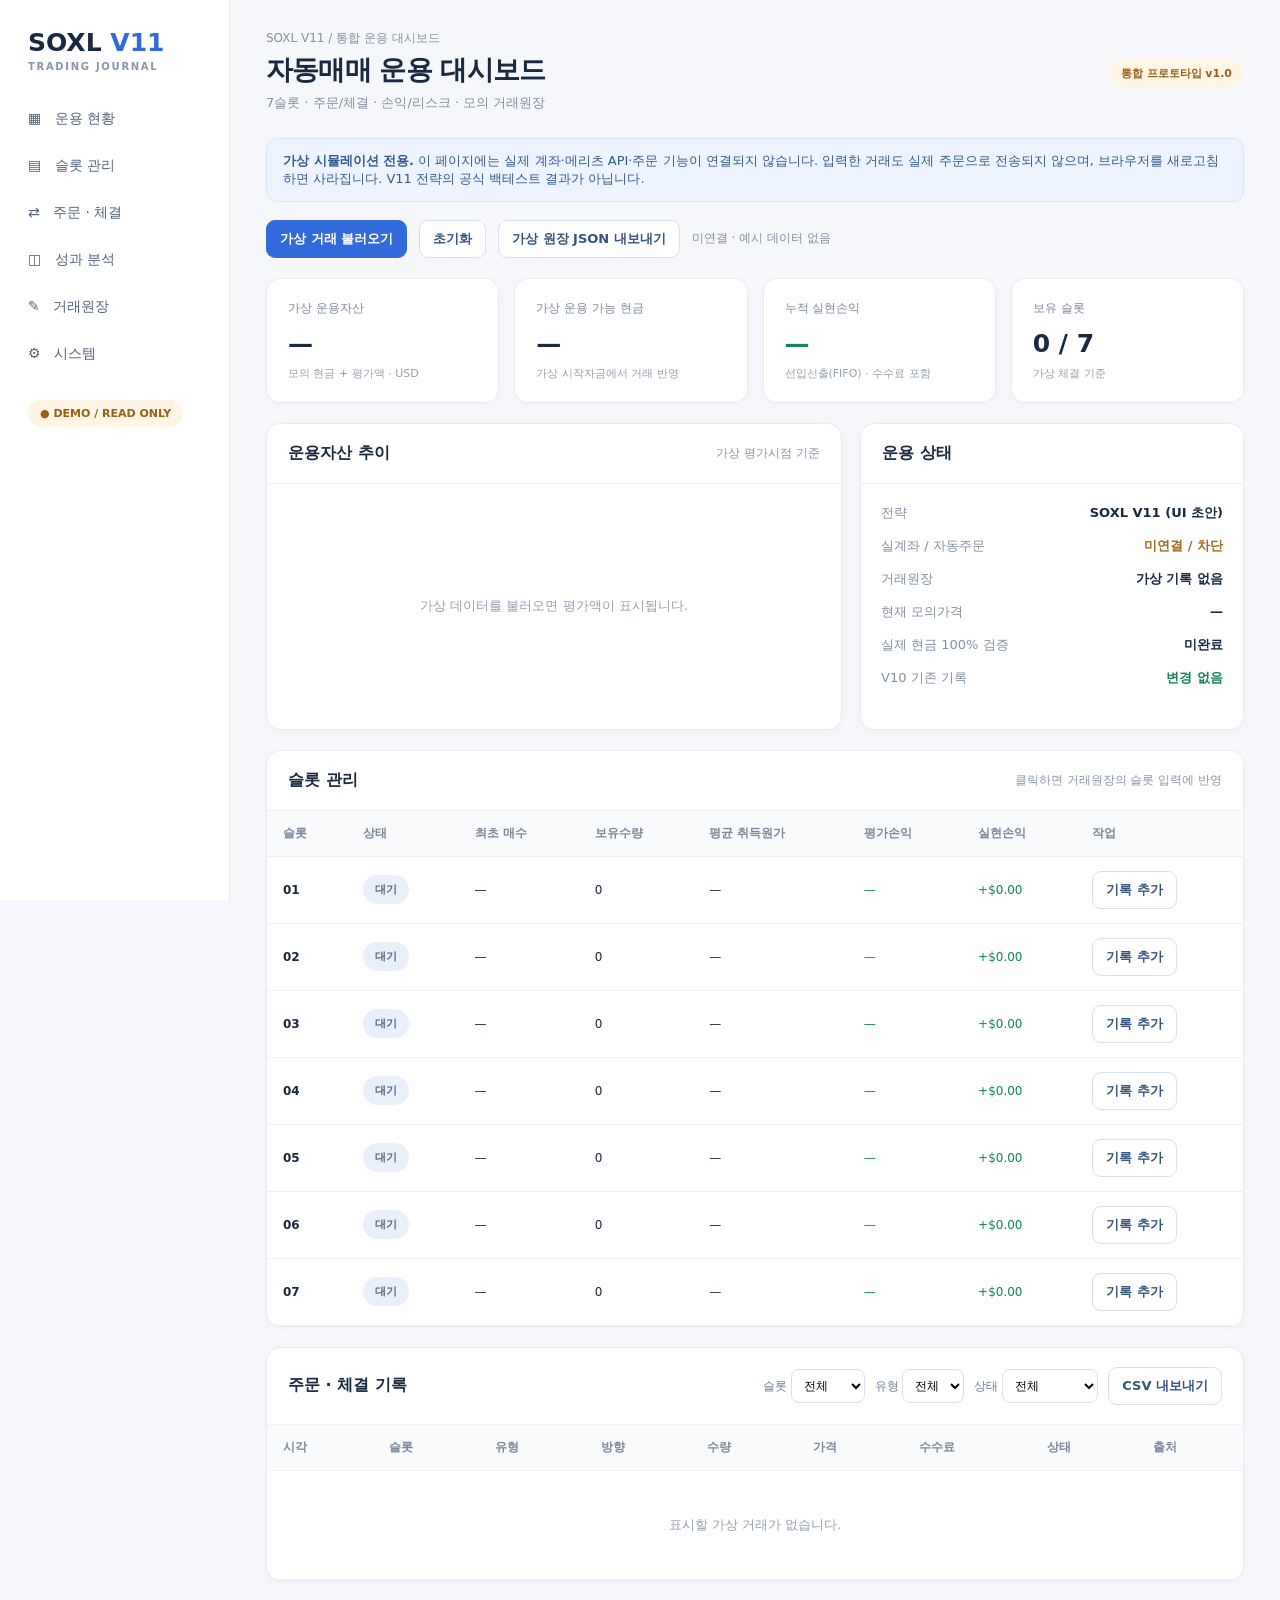
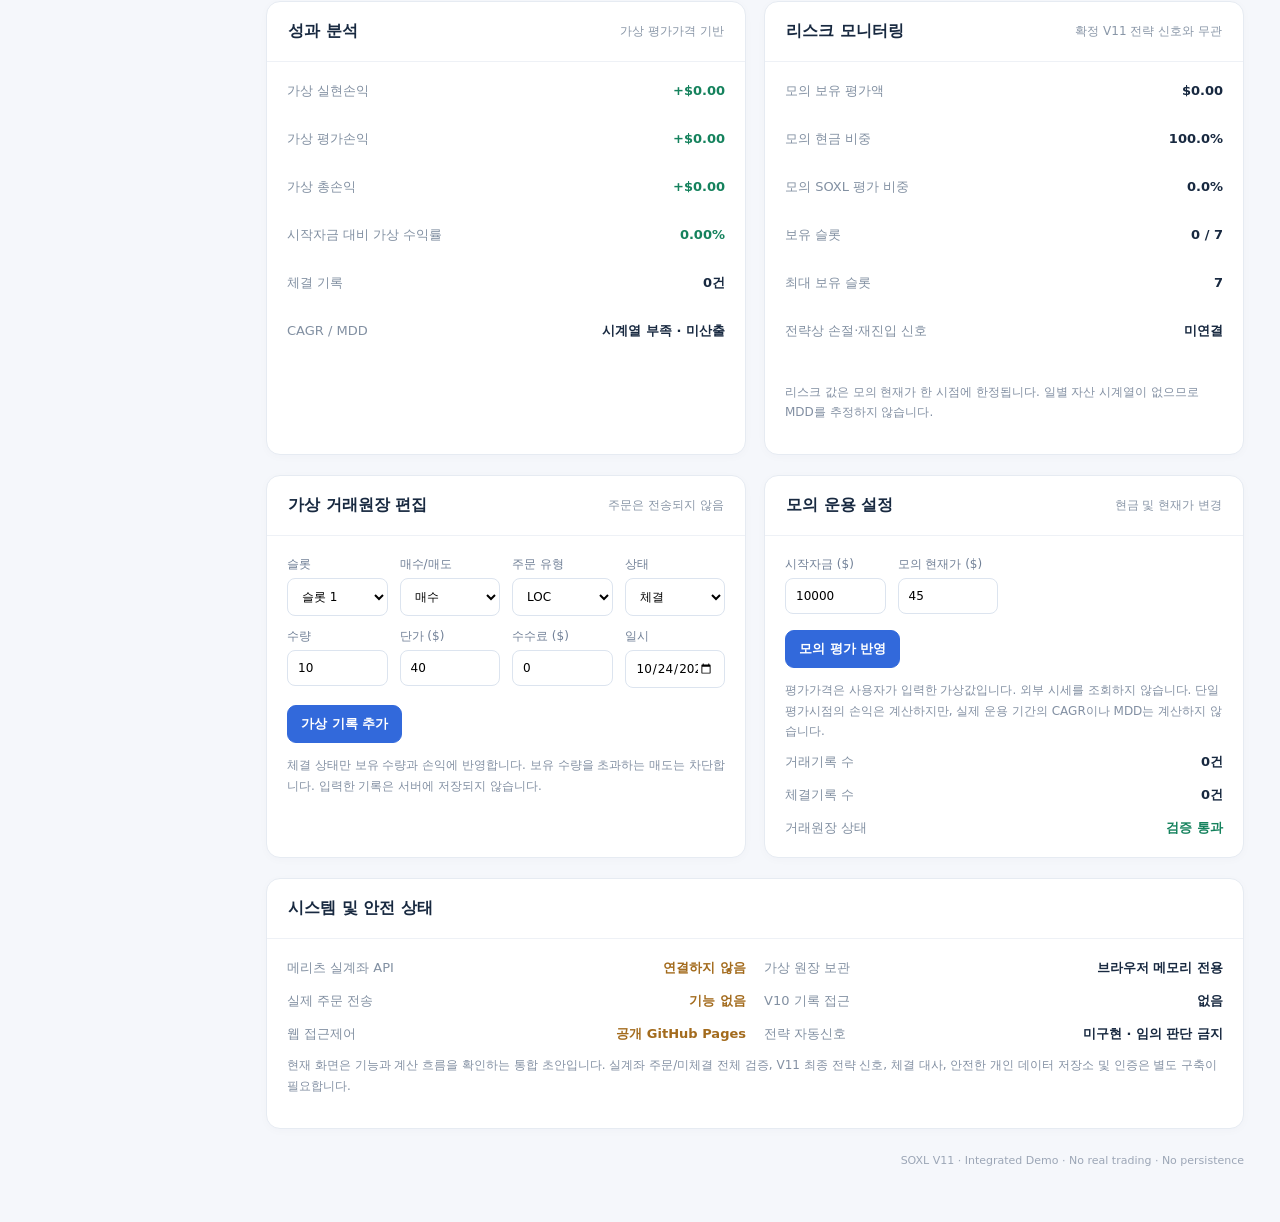
<file: docs/index.html>
<!doctype html>
<html lang="ko"><head><meta charset="utf-8"><meta name="viewport" content="width=device-width,initial-scale=1"><title>SOXL V11 · 운용 대시보드</title>
<style>
:root{font-family:system-ui,-apple-system,"Segoe UI",sans-serif;color:#182940;background:#f5f7fb}*{box-sizing:border-box}body{margin:0}button,input,select{font:inherit}button{cursor:pointer}a{color:inherit;text-decoration:none}.layout{display:flex;min-height:100vh}aside{width:230px;flex-shrink:0;background:#fff;border-right:1px solid #e5eaf3;padding:28px 15px;position:sticky;top:0;height:100vh}.brand{font-size:25px;font-weight:850;padding:0 13px 26px}.brand span{color:#3269db}.subtitle{font-size:10px;color:#8895a7;letter-spacing:1.7px;margin-top:4px}nav a{display:block;border-radius:9px;padding:12px 13px;margin-bottom:5px;color:#53627a;font-size:14px}nav a:hover,nav a:focus{background:#edf3ff;color:#2459bf}.pill{display:inline-block;background:#eaf0fa;border-radius:30px;padding:7px 12px;font-size:11px;font-weight:700;color:#526887}.pill.orange{background:#fff5e4;color:#966018}.pill.green{background:#eaf8f2;color:#16724e}.pill.red{background:#fff0ee;color:#aa4a45}aside .pill{margin:20px 13px}main{width:100%;max-width:1680px;padding:30px 36px}h1{font-size:27px;margin:5px 0;letter-spacing:-.8px}h2{font-size:16px;margin:0}p{line-height:1.5}.muted{color:#8290a2}.top,.heading,.toolbar,.actions,.line{display:flex;align-items:center;justify-content:space-between;gap:12px}.top{margin-bottom:21px}.lead{font-size:13px;margin:4px 0}.notice{background:#edf4ff;border:1px solid #d7e6ff;color:#335a92;border-radius:11px;padding:13px 16px;font-size:13px;margin-bottom:18px}.toolbar{justify-content:flex-start;flex-wrap:wrap;margin-bottom:20px}.btn{background:#fff;border:1px solid #d7e0ed;color:#36557d;border-radius:9px;padding:9px 13px;font-weight:650;font-size:13px}.btn.primary{background:#3269db;border-color:#3269db;color:white}.btn:disabled{opacity:.5;cursor:not-allowed}.btn:hover:not(:disabled){filter:brightness(.97)}.cards{display:grid;grid-template-columns:repeat(4,minmax(0,1fr));gap:15px;margin-bottom:20px}.card{background:white;border:1px solid #e6ebf2;border-radius:14px;box-shadow:0 2px 10px #1b365006}.metric{padding:21px}.label{font-size:12px;color:#7c899c}.value{font-size:25px;font-weight:780;margin:12px 0 8px;font-variant-numeric:tabular-nums}.hint{font-size:11px;color:#94a0ae}.columns{display:grid;grid-template-columns:3fr 2fr;gap:18px;margin-bottom:20px}.heading{padding:19px 21px;border-bottom:1px solid #eef1f6;flex-wrap:wrap}.heading small{font-size:12px;color:#8996a7}.section{margin-bottom:20px;scroll-margin-top:18px}.bodypad{padding:20px}.line{font-size:13px;margin-bottom:15px}.line:last-child{margin-bottom:0}.line b{font-size:13px}.positive{color:#15825d}.negative{color:#c24f52}.warn{color:#a36b1d}.tablewrap{overflow:auto}table{width:100%;border-collapse:collapse;text-align:left;white-space:nowrap}th{background:#f8fafc;color:#7c899c;font-size:12px;font-weight:650}th,td{padding:14px 16px;border-bottom:1px solid #eef1f6}td{font-size:12px}tbody tr:hover{background:#fbfcff}.empty{text-align:center;padding:45px 20px;color:#95a0b0;font-size:13px}.chart{height:245px;padding:20px;display:flex;align-items:center;justify-content:center}.chart svg{width:100%;height:100%}.controls{display:flex;gap:10px;flex-wrap:wrap;align-items:center}.controls label{font-size:12px;color:#718097}.controls input,.controls select{background:white;border:1px solid #d8e0eb;border-radius:8px;padding:8px;max-width:160px;font-size:12px}.grid2{display:grid;grid-template-columns:1fr 1fr;gap:18px}.formgrid{display:grid;grid-template-columns:repeat(4,minmax(0,1fr));gap:12px}.field{display:flex;flex-direction:column;gap:5px;font-size:12px;color:#718097}.field input,.field select{padding:10px;border:1px solid #dce4ef;border-radius:8px;background:white;min-width:0}.field input:focus,.field select:focus{outline:2px solid #c4d6ff}.note{font-size:12px;color:#8390a3;line-height:1.7}.stack{display:grid;gap:15px}.subhead{font-size:14px;font-weight:750;margin:0 0 12px}.foot{text-align:right;color:#9ca6b6;font-size:11px;margin:25px 0}.error{color:#bc4242;font-size:12px}.success{color:#187a57;font-size:12px}.hidden{display:none!important}canvas{max-width:100%}@media(max-width:1100px){.cards{grid-template-columns:repeat(2,1fr)}.columns,.grid2{grid-template-columns:1fr}.formgrid{grid-template-columns:repeat(2,1fr)}main{padding:24px}aside{width:190px}}@media(max-width:680px){.layout{display:block}aside{position:static;width:100%;height:auto;padding:14px}.brand{padding:0 6px 10px;font-size:20px}nav{display:flex;overflow-x:auto}nav a{white-space:nowrap;font-size:12px;padding:9px}aside .pill{display:none}main{padding:18px 12px}.cards{gap:9px}.metric{padding:15px}.value{font-size:20px}.top{align-items:flex-start;flex-direction:column}.formgrid{grid-template-columns:1fr 1fr}h1{font-size:23px}}
</style></head><body><div class="layout"><aside><div class="brand">SOXL <span>V11</span><div class="subtitle">TRADING JOURNAL</div></div><nav aria-label="메뉴"><a href="#overview">▦ &nbsp; 운용 현황</a><a href="#portfolio">▤ &nbsp; 슬롯 관리</a><a href="#orders">⇄ &nbsp; 주문 · 체결</a><a href="#performance">◫ &nbsp; 성과 분석</a><a href="#journal">✎ &nbsp; 거래원장</a><a href="#system">⚙ &nbsp; 시스템</a></nav><span class="pill orange">● DEMO / READ ONLY</span></aside>
<main><header class="top"><div><div class="muted" style="font-size:12px">SOXL V11 / 통합 운용 대시보드</div><h1>자동매매 운용 대시보드</h1><p class="lead muted">7슬롯 · 주문/체결 · 손익/리스크 · 모의 거래원장</p></div><span class="pill orange">통합 프로토타입 v1.0</span></header>
<div class="notice"><b>가상 시뮬레이션 전용.</b> 이 페이지에는 실제 계좌·메리츠 API·주문 기능이 연결되지 않습니다. 입력한 거래도 실제 주문으로 전송되지 않으며, 브라우저를 새로고침하면 사라집니다. V11 전략의 공식 백테스트 결과가 아닙니다.</div>
<div class="toolbar"><button id="sample" class="btn primary">가상 거래 불러오기</button><button id="clear" class="btn">초기화</button><button id="export" class="btn">가상 원장 JSON 내보내기</button><span id="notice" class="note" role="status">미연결 · 예시 데이터 없음</span></div>
<section id="overview" class="section"><div class="cards"><article class="card metric"><div class="label">가상 운용자산</div><div class="value" id="assets">—</div><div class="hint">모의 현금 + 평가액 · USD</div></article><article class="card metric"><div class="label">가상 운용 가능 현금</div><div class="value" id="cash">—</div><div class="hint">가상 시작자금에서 거래 반영</div></article><article class="card metric"><div class="label">누적 실현손익</div><div class="value" id="realized">—</div><div class="hint">선입선출(FIFO) · 수수료 포함</div></article><article class="card metric"><div class="label">보유 슬롯</div><div class="value" id="active">0 / 7</div><div class="hint">가상 체결 기준</div></article></div>
<div class="columns"><article class="card"><div class="heading"><h2>운용자산 추이</h2><small>가상 평가시점 기준</small></div><div class="chart" id="chart"><div class="empty">가상 데이터를 불러오면 표시됩니다.</div></div></article><article class="card"><div class="heading"><h2>운용 상태</h2></div><div class="bodypad"><div class="line"><span class="muted">전략</span><b>SOXL V11 (UI 초안)</b></div><div class="line"><span class="muted">실계좌 / 자동주문</span><b class="warn">미연결 / 차단</b></div><div class="line"><span class="muted">거래원장</span><b id="ledgerState">가상 기록 없음</b></div><div class="line"><span class="muted">현재 모의가격</span><b id="mark">—</b></div><div class="line"><span class="muted">실제 현금 100% 검증</span><b>미완료</b></div><div class="line"><span class="muted">V10 기존 기록</span><b class="positive">변경 없음</b></div></div></article></div></section>
<section id="portfolio" class="card section"><div class="heading"><h2>슬롯 관리</h2><small>클릭하면 거래원장의 슬롯 입력에 반영</small></div><div class="tablewrap"><table><thead><tr><th>슬롯</th><th>상태</th><th>최초 매수</th><th>보유수량</th><th>평균 취득원가</th><th>평가손익</th><th>실현손익</th><th>작업</th></tr></thead><tbody id="slots"></tbody></table></div></section>
<section id="orders" class="card section"><div class="heading"><h2>주문 · 체결 기록</h2><div class="controls"><label>슬롯 <select id="filterSlot"><option value="all">전체</option></select></label><label>유형 <select id="filterSide"><option value="all">전체</option><option value="BUY">매수</option><option value="SELL">매도</option></select></label><label>상태 <select id="filterState"><option value="all">전체</option><option value="FILLED">체결</option><option value="PLANNED">계획</option><option value="SUBMITTED">접수(가상)</option><option value="CANCELLED">취소</option><option value="REJECTED">거부</option></select></label><button class="btn" id="csv">CSV 내보내기</button></div></div><div class="tablewrap"><table><thead><tr><th>시각</th><th>슬롯</th><th>유형</th><th>방향</th><th>수량</th><th>가격</th><th>수수료</th><th>상태</th><th>출처</th></tr></thead><tbody id="ordersBody"></tbody></table></div></section>
<section id="performance" class="section"><div class="grid2"><article class="card"><div class="heading"><h2>성과 분석</h2><small>가상 평가가격 기반</small></div><div class="bodypad stack" id="performanceBody"></div></article><article class="card"><div class="heading"><h2>리스크 모니터링</h2><small>확정 V11 전략 신호와 무관</small></div><div class="bodypad stack" id="riskBody"></div></article></div></section>
<section id="journal" class="section"><div class="grid2"><article class="card"><div class="heading"><h2>가상 거래원장 편집</h2><small>주문은 전송되지 않음</small></div><form id="entry" class="bodypad"><div class="formgrid"><label class="field">슬롯<select name="slot" id="entrySlot" required></select></label><label class="field">매수/매도<select name="side"><option value="BUY">매수</option><option value="SELL">매도</option></select></label><label class="field">주문 유형<select name="type"><option value="LOC">LOC</option><option value="MOC">MOC</option></select></label><label class="field">상태<select name="state"><option value="FILLED">체결</option><option value="PLANNED">계획</option><option value="SUBMITTED">접수(가상)</option><option value="CANCELLED">취소</option><option value="REJECTED">거부</option></select></label><label class="field">수량<input name="qty" type="number" step="1" min="1" value="10" required></label><label class="field">단가 ($)<input name="price" type="number" step=".01" min=".01" value="40" required></label><label class="field">수수료 ($)<input name="fee" type="number" step=".01" min="0" value="0" required></label><label class="field">일시<input name="time" type="datetime-local" required></label></div><div class="actions" style="margin-top:17px"><button type="submit" class="btn primary">가상 기록 추가</button><span class="note" id="entryStatus" role="status"></span></div><p class="note">체결 상태만 보유 수량과 손익에 반영합니다. 보유 수량을 초과하는 매도는 차단합니다. 입력한 기록은 서버에 저장되지 않습니다.</p></form></article>
<article class="card"><div class="heading"><h2>모의 운용 설정</h2><small>현금 및 현재가 변경</small></div><div class="bodypad"><div class="formgrid"><label class="field">시작자금 ($)<input id="initial" type="number" min="1" step=".01" value="10000"></label><label class="field">모의 현재가 ($)<input id="quote" type="number" min=".01" step=".01" value="45"></label></div><div class="actions" style="margin-top:16px"><button id="apply" class="btn primary">모의 평가 반영</button><span id="settingsStatus" class="note"></span></div><p class="note">평가가격은 사용자가 입력한 가상값입니다. 외부 시세를 조회하지 않습니다. 단일 평가시점의 손익은 계산하지만, 실제 운용 기간의 CAGR이나 MDD는 계산하지 않습니다.</p><div class="line"><span class="muted">거래기록 수</span><b id="eventCount">0건</b></div><div class="line"><span class="muted">체결기록 수</span><b id="fillCount">0건</b></div><div class="line"><span class="muted">거래원장 상태</span><b id="integrity">대기</b></div></div></article></div></section>
<section id="system" class="card section"><div class="heading"><h2>시스템 및 안전 상태</h2></div><div class="bodypad"><div class="grid2"><div><div class="line"><span class="muted">메리츠 실계좌 API</span><b class="warn">연결하지 않음</b></div><div class="line"><span class="muted">실제 주문 전송</span><b class="warn">기능 없음</b></div><div class="line"><span class="muted">웹 접근제어</span><b class="warn">공개 GitHub Pages</b></div></div><div><div class="line"><span class="muted">가상 원장 보관</span><b>브라우저 메모리 전용</b></div><div class="line"><span class="muted">V10 기록 접근</span><b>없음</b></div><div class="line"><span class="muted">전략 자동신호</span><b>미구현 · 임의 판단 금지</b></div></div></div><p class="note">현재 화면은 기능과 계산 흐름을 확인하는 통합 초안입니다. 실계좌 주문/미체결 전체 검증, V11 최종 전략 신호, 체결 대사, 안전한 개인 데이터 저장소 및 인증은 별도 구축이 필요합니다.</p></div></section>
<div class="foot">SOXL V11 · Integrated Demo · No real trading · No persistence</div></main></div>
<script>
(()=>{"use strict";
const $=id=>document.getElementById(id),usd=v=>"$"+Number(v).toLocaleString("en-US",{minimumFractionDigits:2,maximumFractionDigits:2}),fmt=v=>Number(v).toLocaleString("en-US",{maximumFractionDigits:4}),signed=v=>(v>=0?"+":"−")+usd(Math.abs(v)),cl=v=>v>=0?"positive":"negative";
let events=[],initial=10000,quote=45,loaded=false;
const sample=[
["2026-10-19T10:00",1,"BUY","LOC",10,20,1],
["2026-10-20T10:00",1,"BUY","LOC",10,30,1],
["2026-10-21T10:00",1,"SELL","MOC",15,40,2],
["2026-10-22T10:00",2,"BUY","LOC",30,42,1],
["2026-10-23T10:00",3,"BUY","LOC",15,44,1],
["2026-10-23T11:00",4,"BUY","LOC",10,43,0,"PLANNED"]
];
function event(time,slot,side,type,qty,price,fee,state="FILLED"){return {id:"demo-"+(events.length+1)+"-"+Math.random().toString(36).slice(2,8),time,slot,side,type,qty,price,fee,state,source:"SIMULATION"}}
function calculate(){
 const slots=Array.from({length:7},(_,i)=>({slot:i+1,lots:[],realized:0,bought:0,sold:0,first:null}));
 let cash=initial,filled=0;
 const sorted=[...events].sort((a,b)=>a.time.localeCompare(b.time));
 for(const e of sorted){
 if(e.state!=="FILLED")continue;
 const s=slots[e.slot-1],q=e.qty,p=e.price,f=e.fee;
 if(!Number.isInteger(q)||q<=0||!Number.isFinite(p)||p<=0||!Number.isFinite(f)||f<0)throw Error("잘못된 체결 기록");
 if(e.side==="BUY"){
 if(cash+1e-7<q*p+f)throw Error("모의 현금 부족: 슬롯 "+e.slot);
 cash-=q*p+f;s.lots.push({qty:q,cost:q*p+f});s.bought+=q;s.first=s.first||e.time;
 }else{
 const held=s.lots.reduce((a,l)=>a+l.qty,0);
 if(held+1e-7<q)throw Error("슬롯 "+e.slot+"의 보유 수량 초과 매도");
 let left=q,basis=0;
 while(left>0){const lot=s.lots[0],take=Math.min(left,lot.qty),part=lot.cost*take/lot.qty;basis+=part;lot.qty-=take;lot.cost-=part;left-=take;if(lot.qty<1e-9)s.lots.shift()}
 s.realized+=q*p-f-basis;s.sold+=q;cash+=q*p-f;
 }filled++;
 }
 let market=0,unrealized=0,realized=0,active=0;
 for(const s of slots){s.qty=s.lots.reduce((a,l)=>a+l.qty,0);s.basis=s.lots.reduce((a,l)=>a+l.cost,0);s.avg=s.qty?s.basis/s.qty:null;s.unrealized=s.qty*quote-s.basis;market+=s.qty*quote;unrealized+=s.unrealized;realized+=s.realized;if(s.qty)active++}
 return {slots,cash,market,assets:cash+market,unrealized,realized,active,filled};
}
function line(a,b){return '<div class="line"><span class="muted">'+a+'</span><b>'+b+'</b></div>'}
function render(){
 let x;try{x=calculate();$("integrity").textContent="검증 통과";$("integrity").className="positive"}catch(err){$("integrity").textContent="오류";$("integrity").className="negative";$("notice").textContent=err.message;return}
 $("assets").textContent=loaded?usd(x.assets):"—";$("cash").textContent=loaded?usd(x.cash):"—";$("realized").textContent=loaded?signed(x.realized):"—";$("realized").className="value "+cl(x.realized);$("active").textContent=x.active+" / 7";$("mark").textContent=loaded?usd(quote):"—";$("ledgerState").textContent=loaded?"가상 "+events.length+"건":"가상 기록 없음";$("eventCount").textContent=events.length+"건";$("fillCount").textContent=x.filled+"건";
 $("slots").innerHTML=x.slots.map(s=>'<tr><td><b>'+String(s.slot).padStart(2,"0")+'</b></td><td><span class="pill '+(s.qty?"green":"")+'">'+(s.qty?"보유":s.sold?"청산":"대기")+'</span></td><td>'+(s.first?s.first.slice(0,10):"—")+'</td><td>'+fmt(s.qty)+'</td><td>'+(s.avg===null?"—":usd(s.avg))+'</td><td class="'+cl(s.unrealized)+'">'+(s.qty?signed(s.unrealized):"—")+'</td><td class="'+cl(s.realized)+'">'+signed(s.realized)+'</td><td><button class="btn" data-slot="'+s.slot+'">기록 추가</button></td></tr>').join("");
 $("ordersBody").innerHTML=events.filter(e=>($("filterSlot").value==="all"||String(e.slot)===$("filterSlot").value)&&($("filterSide").value==="all"||e.side===$("filterSide").value)&&($("filterState").value==="all"||e.state===$("filterState").value)).slice().reverse().map(e=>'<tr><td>'+e.time.replace("T"," ")+'</td><td>'+e.slot+'</td><td>'+e.type+'</td><td>'+(e.side==="BUY"?"매수":"매도")+'</td><td>'+e.qty+'</td><td>'+usd(e.price)+'</td><td>'+usd(e.fee)+'</td><td>'+({FILLED:"체결",PLANNED:"계획",SUBMITTED:"접수(가상)",CANCELLED:"취소",REJECTED:"거부"}[e.state])+'</td><td>가상</td></tr>').join("")||'<tr><td colspan="9" class="empty">표시할 가상 거래가 없습니다.</td></tr>';
 $("performanceBody").innerHTML=line("가상 실현손익",'<span class="'+cl(x.realized)+'">'+signed(x.realized)+'</span>')+line("가상 평가손익",'<span class="'+cl(x.unrealized)+'">'+signed(x.unrealized)+'</span>')+line("가상 총손익",'<span class="'+cl(x.assets-initial)+'">'+signed(x.assets-initial)+'</span>')+line("시작자금 대비 가상 수익률",'<span class="'+cl(x.assets-initial)+'">'+((x.assets/initial-1)*100).toFixed(2)+'%</span>')+line("체결 기록",x.filled+"건")+line("CAGR / MDD","시계열 부족 · 미산출");
 $("riskBody").innerHTML=line("모의 보유 평가액",usd(x.market))+line("모의 현금 비중",(x.cash/x.assets*100).toFixed(1)+"%")+line("모의 SOXL 평가 비중",(x.market/x.assets*100).toFixed(1)+"%")+line("보유 슬롯",x.active+" / 7")+line("최대 보유 슬롯","7")+line("전략상 손절·재진입 신호","미연결")+ '<p class="note">리스크 값은 모의 현재가 한 시점에 한정됩니다. 일별 자산 시계열이 없으므로 MDD를 추정하지 않습니다.</p>';
 $("chart").innerHTML=loaded?'<div style="text-align:center;color:#7c899c;font-size:13px"><div style="font-size:25px;font-weight:750;color:#3269db;margin-bottom:12px">'+usd(x.assets)+'</div>현재 가상 평가액<br><small>일별 자산 시계열 없음 · 차트/MDD 미산출</small></div>':'<div class="empty">가상 데이터를 불러오면 평가액이 표시됩니다.</div>';
}
function load(){events=[];for(const a of sample)events.push(event(...a));initial=10000;quote=45;loaded=true;$("initial").value=initial;$("quote").value=quote;$("notice").textContent="가상 거래 6건 로드 · 실제 거래 아님";render()}
function reset(){events=[];initial=10000;quote=45;loaded=false;$("initial").value=initial;$("quote").value=quote;$("notice").textContent="초기화 완료 · 저장된 기록 없음";render()}
function download(name,body,type){const blob=new Blob([body],{type}),url=URL.createObjectURL(blob),a=document.createElement("a");a.href=url;a.download=name;document.body.appendChild(a);a.click();a.remove();setTimeout(()=>URL.revokeObjectURL(url),1000)}
for(let i=1;i<=7;i++){const option=new Option("슬롯 "+i,String(i));$("entrySlot").add(option);$("filterSlot").add(new Option("슬롯 "+i,String(i)))}
$("entry").elements.time.value="2026-10-24T10:00";
$("sample").addEventListener("click",load);$("clear").addEventListener("click",reset);
$("slots").addEventListener("click",e=>{const b=e.target.closest("button[data-slot]");if(b){$("entrySlot").value=b.dataset.slot;location.hash="journal"}});
for(const id of ["filterSlot","filterSide","filterState"])$(id).addEventListener("change",render);
$("entry").addEventListener("submit",e=>{e.preventDefault();const f=e.currentTarget.elements,slot=Number(f.slot.value),qty=Number(f.qty.value),price=Number(f.price.value),fee=Number(f.fee.value),time=f.time.value,side=f.side.value,type=f.type.value,state=f.state.value;
if(!Number.isInteger(slot)||slot<1||slot>7||!Number.isInteger(qty)||qty<=0||!Number.isFinite(price)||price<=0||!Number.isFinite(fee)||fee<0||!/^\d{4}-\d{2}-\d{2}T\d{2}:\d{2}$/.test(time)){ $("entryStatus").textContent="입력값 확인 필요";return}
const next=event(time,slot,side,type,qty,price,fee,state);events.push(next);
try{calculate();loaded=true;$("entryStatus").textContent="가상 기록 추가 완료";$("entryStatus").className="success";$("notice").textContent="가상 원장 편집 중 · 저장되지 않음";render()}catch(err){events.pop();$("entryStatus").textContent=err.message;$("entryStatus").className="error"}
});
$("apply").addEventListener("click",()=>{const a=Number($("initial").value),q=Number($("quote").value);if(!Number.isFinite(a)||a<=0||!Number.isFinite(q)||q<=0){$("settingsStatus").textContent="양수 금액 입력 필요";return}const oldI=initial,oldQ=quote;initial=a;quote=q;try{calculate();loaded=true;$("settingsStatus").textContent="가상 평가 반영";render()}catch(err){initial=oldI;quote=oldQ;$("settingsStatus").textContent=err.message}});
$("export").addEventListener("click",()=>download("soxl_v11_DEMO_journal.json",JSON.stringify({schema_version:1,strategy:"SOXL_V11",demo:true,mode:"READ_ONLY",live_orders_enabled:false,initial_cash_usd:initial,mark_price_usd:quote,events},null,2),"application/json"));
$("csv").addEventListener("click",()=>{const rows=[["time","slot","order_type","side","quantity","price_usd","fee_usd","state","source"],...events.map(e=>[e.time,e.slot,e.type,e.side,e.qty,e.price,e.fee,e.state,e.source])];download("soxl_v11_DEMO_orders.csv","\uFEFF"+rows.map(row=>row.join(",")).join("\r\n"),"text/csv;charset=utf-8")});
render();
})();
</script></body></html>
</file>
